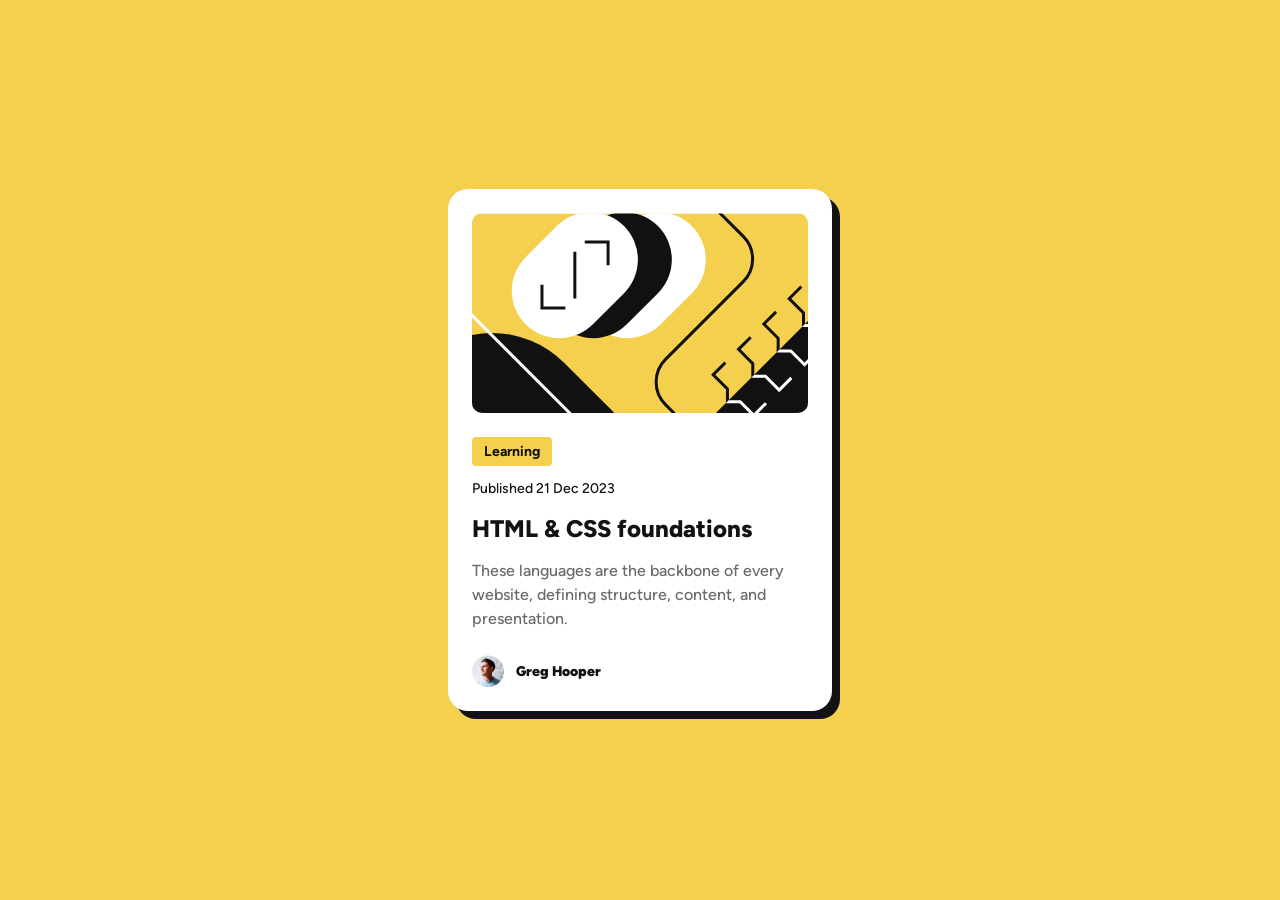
<file: blog-preview-card-main/index.html>
<!DOCTYPE html>
<html lang="en">
<head>
  <meta charset="UTF-8">
  <meta name="viewport" content="width=device-width, initial-scale=1.0"> <!-- displays site properly based on user's device -->

  <link rel="icon" type="image/png" sizes="32x32" href="./assets/images/favicon-32x32.png">
  <link rel="stylesheet" href="./style.css">

  <title>Frontend Mentor | Blog preview card</title>

</head>
<body>
  <main>
    <article class="card">
      <img src="./assets/images/illustration-article.svg" alt="illustration-article" class="illustration">

      <div class="card-content">
        <span class="card-tag">Learning</span>
        <p class="card-date">Published 21 Dec 2023</p>
        <h1 class="card-title">
          <a href="#" class="card-link">HTML & CSS foundations</a>
        </h1>
        <p class="card-description">
          These languages are the backbone of every website, defining structure, 
          content, and presentation.
        </p>
      </div>
      
      <div class="author">
        <img src="./assets/images/image-avatar.webp" alt="Greg Hooper" class="avatar">
        <span class="name">Greg Hooper</span>
      </div>
    </article>
  </main>
</body>
</html>
</file>
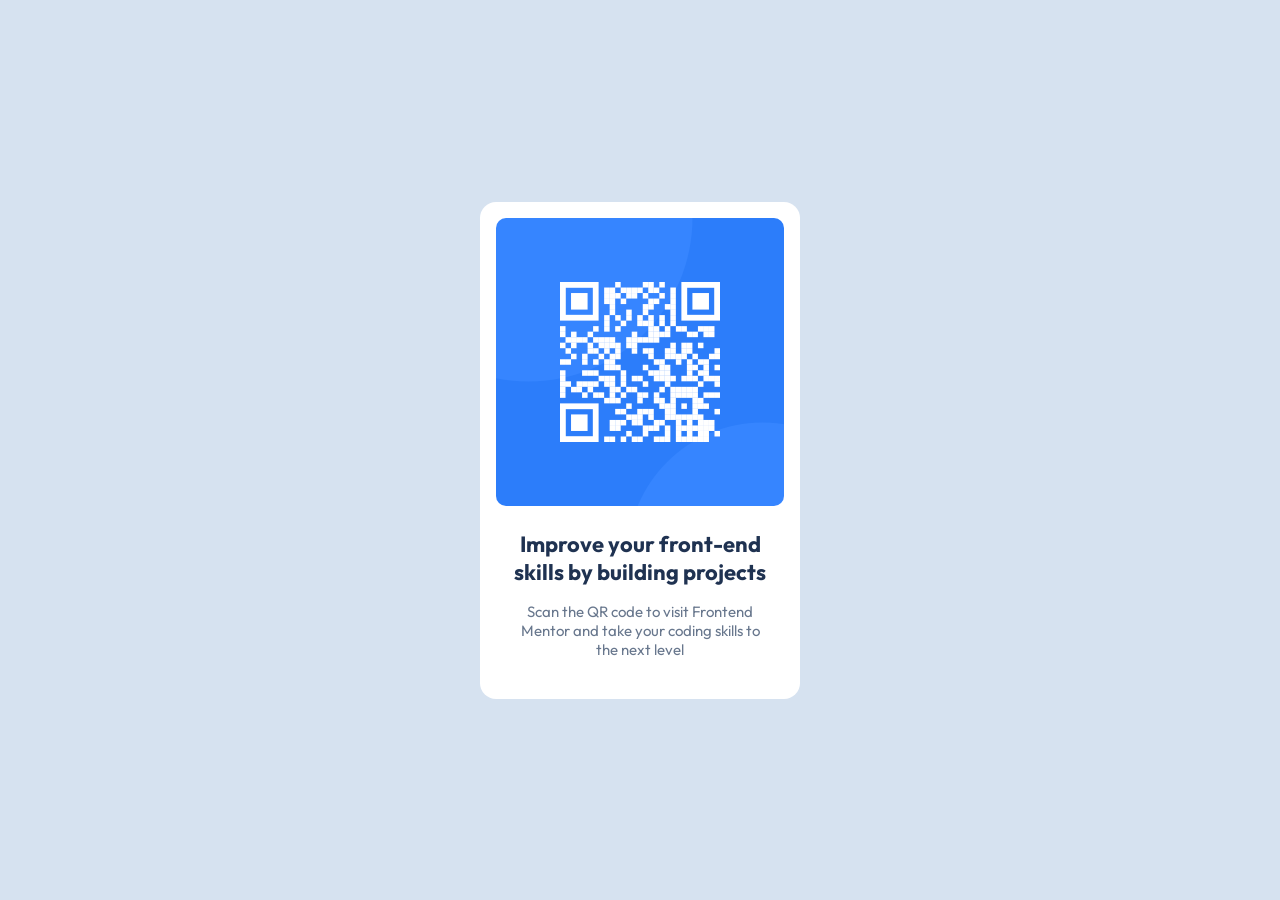
<file: qr-code-component-main/index.html>
<!DOCTYPE html>
<html lang="en">
<head>
  <meta charset="UTF-8">
  <meta name="viewport" content="width=device-width, initial-scale=1.0"> <!-- displays site properly based on user's device -->

  <link rel="icon" type="image/png" sizes="32x32" href="./images/favicon-32x32.png">
  <link rel="stylesheet" href="./style.css">

  <link rel="preconnect" href="https://fonts.googleapis.com">
  <link rel="preconnect" href="https://fonts.gstatic.com" crossorigin>
  <link href="https://fonts.googleapis.com/css2?family=Outfit:wght@100..900&display=swap" rel="stylesheet">
  
  <title>Frontend Mentor | QR code component</title>

</head>
<body>
  <main>
    <div class="card">
      <img src="./images/image-qr-code.png" alt="QR code">
      <h1>Improve your front-end skills by building projects</h1>
      <p>Scan the QR code to visit Frontend Mentor and take 
        your coding skills to the next level </p>
    </div>
  </main>

  
  <!-- <footer class="attribution">
    Challenge by <a href="https://www.frontendmentor.io?ref=challenge">Frontend Mentor</a>. 
    Coded by <a href="#">Your Name Here</a>.
  </footer> -->
</body>
</html>
</file>
<file: blog-preview-card-main/style.css>
:root {
  --color-yellow: hsl(47, 88%, 63%);
  --color-black: hsl(0, 0%, 7%);
  --color-white: hsl(0, 0%, 100%);
  --color-grey: hsl(0, 0%, 42%);
}

@font-face {
  font-family: "Figtree";
  src: url("./assets/fonts/Figtree-VariableFont_wght.ttf");
  font-weight: 300 900;
}

* {
  box-sizing: border-box;
}

body {
  margin: 0;
  min-height: 100vh;
  padding: 0 clamp(1rem, 4vw, 1.5rem);

  background-color: var(--color-yellow);
  font-family: "Figtree", sans-serif;

  display: flex;
  flex-direction: column;
  align-items: center;
  justify-content: center;
}

main {
  width: 100%;
  min-width: 0;
  display: flex;
  justify-content: center;
}

.card {
  width: min(100%, 24rem);
  background-color: var(--color-white);
  padding: clamp(1rem, 4vw, 1.5rem);
  border-radius: 1.25rem;
  box-shadow: 0.5rem 0.5rem 0 var(--color-black);
  display: flex;
  flex-direction: column;
  gap: 1.5rem;
}

.illustration {
  display: block;
  height: 12.5rem;
  width: 100%;
  object-fit: cover;
  border-radius: 0.625rem;
}

.card-content {
  display: flex;
  flex-direction: column;
  gap: 0.75rem;
}

.card-tag {
  background-color: var(--color-yellow);
  padding: clamp(0.2rem, 1vw, 0.25rem) clamp(0.5rem, 2vw, 0.75rem);
  border-radius: 0.25rem;
  color: var(--color-black);
  font-size: 0.75rem;
  font-weight: 800;
  line-height: 1.5;
  width: fit-content;
}

.card-date {
  margin: 0;
  color: var(--color-black);
  font-size: 0.75rem;
  font-weight: 500;
  line-height: 1.5;
}

.card-title {
  margin: 0;
  color: var(--color-black);
  font-size: 1.25rem;
  font-weight: 800;
  line-height: 1.5;
}

.card-link {
  color: inherit;
  text-decoration: none;
}

.card-link:hover {
  color: var(--color-yellow);
}

.card-link:focus-visible {
  outline: 2px solid var(--color-black);
  outline-offset: 4px;
}

.card-description {
  margin: 0;
  color: var(--color-grey);
  font-size: 0.875rem;
  font-weight: 500;
  line-height: 1.5;
}

.author {
  display: flex;
  align-items: center;
  gap: 0.75rem;
}

.avatar {
  width: 2rem;
  height: 2rem;
}

.name {
  color: var(--color-black);
  font-size: 0.875rem;
  font-weight: 900;
}


@media (min-width: 23.5rem) {
  .card-tag {
    font-size: 0.875rem;
    font-weight: 700;
  }

  .card-date {
    font-size: 0.875rem;
  }

  .card-title {
    font-size: 1.5rem;
  }

  .card-description {
    font-size: 1rem;
  }
}
</file>
<file: qr-code-component-main/style.css>
body {
  margin: 0;
  padding: 16px;
  box-sizing: border-box;

  background-color: hsl(212, 45%, 89%);
  font-family: "Outfit", sans-serif;

  display: flex;
  align-items: center;
  justify-content: center;

  min-height: 100vh;
}

main {
  width: 100%;
  min-width: 0;
  display: flex;
  justify-content: center;
}

.card {
  width: 320px;
  max-width: 100%;
  box-sizing: border-box;

  background-color: hsl(0, 0%, 100%);
  padding: 16px 16px 40px;
  border-radius: 16px;

}

img {
  width: 100%;
  border-radius: 10px;
  display: block;
}

h1 {
  font-size: 22px;
  color: hsl(218, 44%, 22%);
  text-align: center;
  margin: 24px 16px 16px;
}

p {
  font-size: 15px;
  color: hsl(216, 15%, 48%);
  text-align: center;
  margin: 0 16px;
}
</file>
